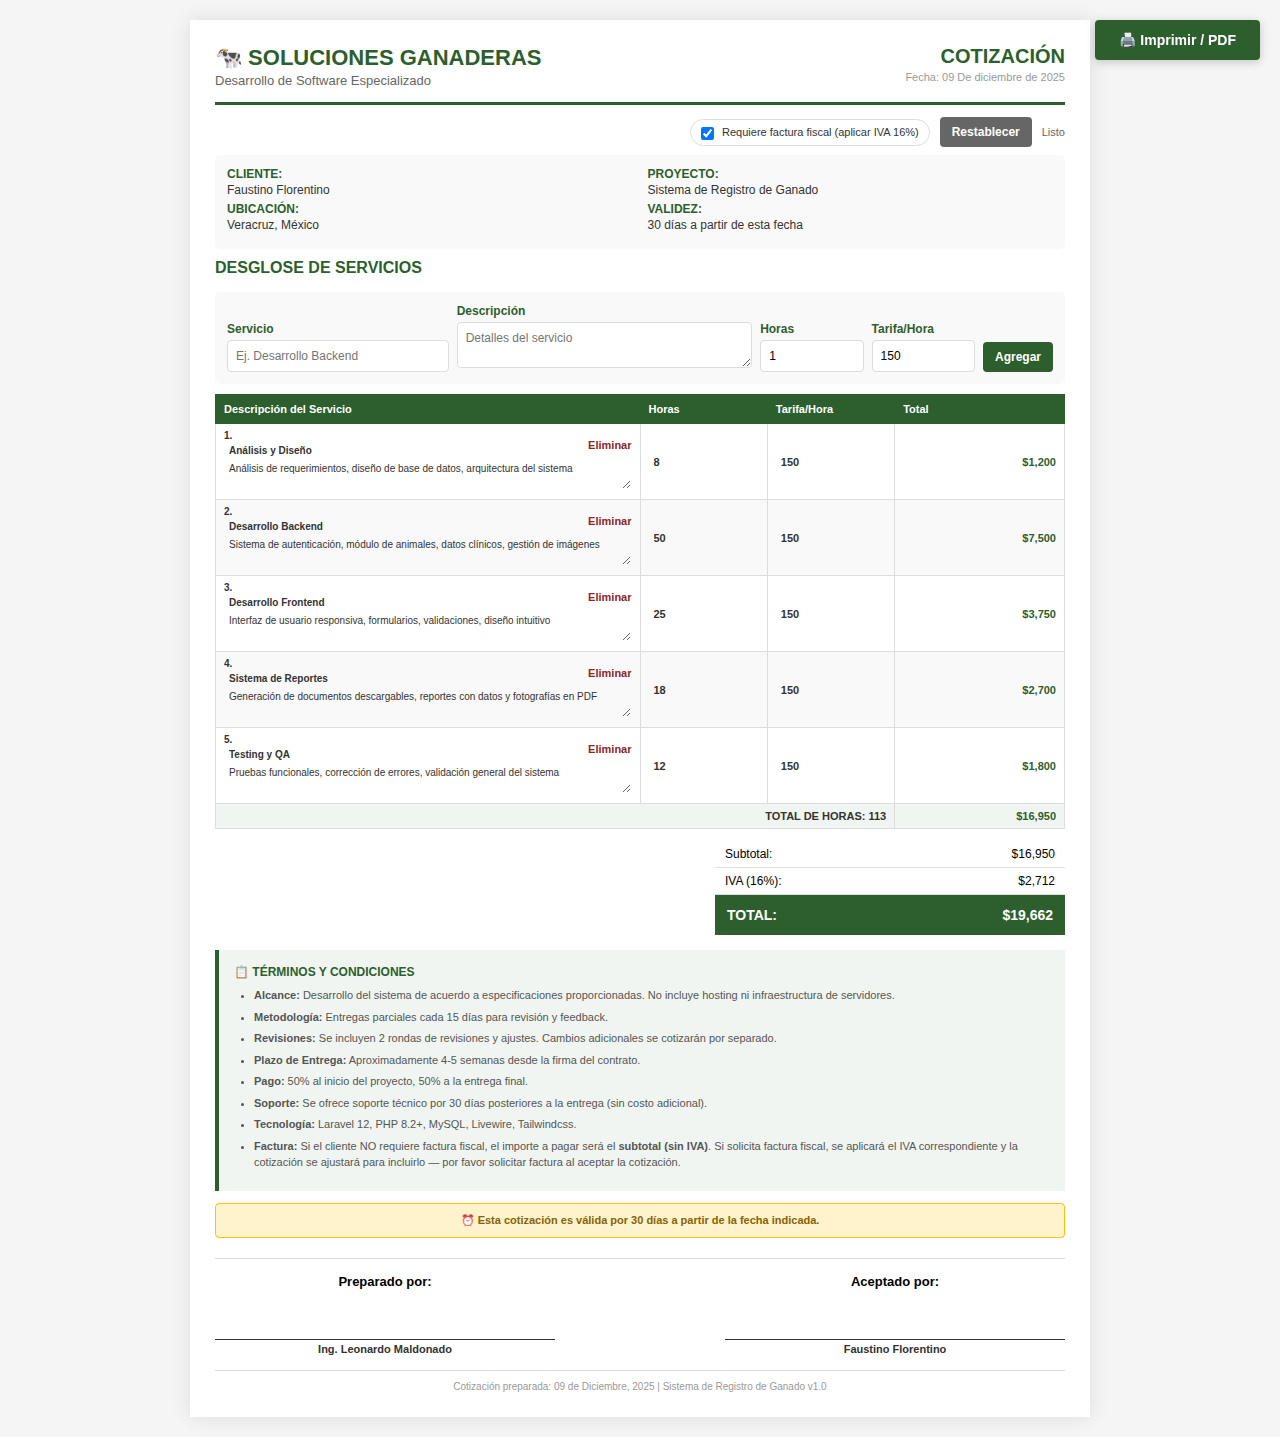
<file: cotizacion.html>
<!DOCTYPE html>
<html lang="es">
<head>
    <meta charset="UTF-8">
    <meta name="viewport" content="width=device-width, initial-scale=1.0">
    <title>Cotización</title>
    <style>
        * {
            margin: 0;
            padding: 0;
            box-sizing: border-box;
        }
        
        body {
            font-family: 'Segoe UI', Tahoma, Geneva, Verdana, sans-serif;
            background-color: #f5f5f5;
            padding: 20px;
        }
        
        .container {
            max-width: 900px;
            margin: 0 auto;
            background-color: white;
            padding: 25px;
            box-shadow: 0 0 20px rgba(0,0,0,0.1);
        }
        
        .header {
            border-bottom: 3px solid #2c5f2d;
            padding-bottom: 12px;
            margin-bottom: 12px;
        }
        
        .logo-section {
            display: flex;
            justify-content: space-between;
            align-items: flex-start;
        }
        
        .company-info h1 {
            color: #2c5f2d;
            font-size: 22px;
            margin-bottom: 2px;
        }
        
        .company-info p {
            color: #666;
            font-size: 13px;
            margin: 2px 0;
        }
        
        .quote-title {
            text-align: right;
            font-size: 20px;
            color: #2c5f2d;
            font-weight: bold;
        }
        
        .quote-number {
            text-align: right;
            color: #999;
            font-size: 11px;
            margin-top: 3px;
        }
        
        .client-info {
            display: grid;
            grid-template-columns: 1fr 1fr;
            gap: 15px;
            margin-bottom: 10px;
            padding: 12px;
            background-color: #f9f9f9;
            border-radius: 5px;
            page-break-inside: avoid;
        }
        
        .client-info div {
            font-size: 12px;
        }
        
        .client-info label {
            font-weight: bold;
            color: #2c5f2d;
            display: block;
            margin-bottom: 2px;
            font-size: 12px;
        }
        
        .client-info p {
            color: #333;
            margin-bottom: 5px;
            font-size: 12px;
        }
        
        table {
            width: 100%;
            border-collapse: collapse;
            margin: 8px 0 12px 0;
            page-break-inside: avoid;
        }
        
        th {
            background-color: #2c5f2d;
            color: white;
            padding: 8px;
            text-align: left;
            font-weight: bold;
            border: 1px solid #2c5f2d;
            font-size: 11px;
        }
        
        td {
            padding: 6px 8px;
            border: 1px solid #ddd;
            color: #333;
            font-size: 11px;
        }
        
        tr:nth-child(even) {
            background-color: #f9f9f9;
        }
        
        .description {
            font-size: 10px;
            line-height: 1.2;
        }
        
        .quantity {
            text-align: center;
            font-weight: bold;
        }
        
        .unit-price {
            text-align: right;
            font-weight: bold;
        }
        
        .total {
            text-align: right;
            font-weight: bold;
            color: #2c5f2d;
        }
        
        .summary {
            display: flex;
            justify-content: flex-end;
            margin-top: 5px;
            page-break-inside: avoid;
        }
        
        .summary-box {
            width: 350px;
        }
        
        .summary-row {
            display: flex;
            justify-content: space-between;
            padding: 6px 10px;
            border-bottom: 1px solid #ddd;
            font-size: 12px;
        }
        
        .summary-row.total-row {
            background-color: #2c5f2d;
            color: white;
            font-weight: bold;
            font-size: 14px;
            border: 2px solid #2c5f2d;
            padding: 10px;
        }
        
        .terms {
            margin-top: 15px;
            padding: 15px;
            background-color: #f0f5f1;
            border-left: 4px solid #2c5f2d;
            font-size: 12px;
            color: #555;
            page-break-inside: avoid;
        }
        
        .terms h3 {
            color: #2c5f2d;
            margin-bottom: 8px;
            font-size: 12px;
        }
        
        .terms ul {
            margin-left: 20px;
            line-height: 1.5;
        }
        
        .terms li {
            margin-bottom: 5px;
            font-size: 11px;
        }
        
        .footer {
            margin-top: 15px;
            text-align: center;
            border-top: 1px solid #ddd;
            padding-top: 10px;
            color: #999;
            font-size: 10px;
        }
        
        .signature-section {
            display: flex;
            justify-content: space-between;
            margin-top: 20px;
            padding-top: 15px;
            border-top: 1px solid #ddd;
            page-break-inside: avoid;
        }
        
        .signature {
            text-align: center;
            width: 40%;
        }
        
        .signature-line {
            border-top: 1px solid #333;
            margin-top: 30px;
            margin-bottom: 3px;
            height: 1px;
        }
        
        .signature-name {
            font-size: 11px;
            font-weight: bold;
            color: #333;
        }
        
        .validity {
            text-align: center;
            margin-top: 12px;
            padding: 10px;
            background-color: #fff3cd;
            border: 1px solid #ffc107;
            border-radius: 4px;
            font-size: 11px;
            color: #856404;
            page-break-inside: avoid;
        }
        
        .print-btn {
            position: fixed;
            top: 20px;
            right: 20px;
            padding: 12px 24px;
            background-color: #2c5f2d;
            color: white;
            border: none;
            border-radius: 4px;
            cursor: pointer;
            font-size: 14px;
            font-weight: bold;
            z-index: 1000;
            box-shadow: 0 2px 10px rgba(0,0,0,0.2);
            transition: background-color 0.3s;
        }
        
        .print-btn:hover {
            background-color: #1f4620;
        }

        .editor-toolbar {
            display: flex;
            gap: 10px;
            align-items: center;
            justify-content: flex-end;
            margin-bottom: 8px;
        }

        .editor-toolbar .mini {
            font-size: 11px;
            color: #666;
        }

        .chip {
            display: inline-flex;
            align-items: center;
            gap: 8px;
            padding: 6px 10px;
            border: 1px solid #ddd;
            border-radius: 999px;
            background-color: #fff;
            font-size: 11px;
            color: #333;
        }

        .chip input[type="checkbox"] {
            transform: translateY(1px);
        }

        .btn-small {
            padding: 8px 12px;
            background-color: #2c5f2d;
            color: white;
            border: none;
            border-radius: 4px;
            cursor: pointer;
            font-size: 12px;
            font-weight: bold;
        }

        .btn-small.secondary {
            background-color: #666;
        }

        .btn-small.danger {
            background-color: #8b2a2a;
        }

        .btn-small:disabled {
            opacity: 0.6;
            cursor: not-allowed;
        }

        .add-service {
            display: grid;
            grid-template-columns: 1.5fr 2fr 0.7fr 0.7fr auto;
            gap: 8px;
            align-items: end;
            padding: 12px;
            background-color: #f9f9f9;
            border-radius: 5px;
            margin: 10px 0;
            page-break-inside: avoid;
        }

        .field label {
            font-weight: bold;
            color: #2c5f2d;
            display: block;
            margin-bottom: 4px;
            font-size: 12px;
        }

        .field input,
        .field textarea {
            width: 100%;
            padding: 8px;
            border: 1px solid #ddd;
            border-radius: 4px;
            font-size: 12px;
            font-family: inherit;
        }

        .field textarea {
            resize: vertical;
            min-height: 36px;
            max-height: 90px;
        }

        .table-input {
            width: 100%;
            border: 1px solid transparent;
            background: transparent;
            font: inherit;
            color: inherit;
            padding: 2px 4px;
            border-radius: 4px;
        }

        .table-input:focus {
            outline: none;
            border-color: #2c5f2d;
            background: #fff;
        }

        .desc-title-row {
            display: flex;
            justify-content: space-between;
            align-items: center;
            gap: 8px;
        }

        .delete-link {
            background: transparent;
            border: none;
            color: #8b2a2a;
            cursor: pointer;
            font-weight: bold;
            font-size: 11px;
        }

        .muted {
            color: #999;
        }
        
        @media print {
            body {
                background-color: white;
                padding: 0;
                margin: 0;
            }
            .container {
                box-shadow: none;
                max-width: 100%;
                margin: 0;
                padding: 10mm 12mm;
            }
            .print-btn {
                display: none;
            }
            .no-print {
                display: none !important;
            }
            .table-input {
                border-color: transparent !important;
                padding: 0 !important;
            }
            .add-service {
                display: none !important;
            }
            table {
                page-break-inside: avoid;
                margin: 5px 0 8px 0;
            }
            .summary {
                page-break-inside: avoid;
            }
            .client-info {
                page-break-inside: avoid;
            }
            h3 {
                margin: 5px 0 8px 0;
                font-size: 13px;
            }
        }
    </style>
</head>
<body>
    <button class="print-btn" onclick="window.print()">🖨️ Imprimir / PDF</button>
    
    <div class="container">
        <div class="header">
            <div class="logo-section">
                <div class="company-info">
                    <h1>🐄 SOLUCIONES GANADERAS</h1>
                    <p>Desarrollo de Software Especializado</p>
                </div>
                <div>
                    <div class="quote-title">COTIZACIÓN</div>
                    <div class="quote-number">Fecha: <span id="quoteDateText">09 de Diciembre, 2025</span></div>
                </div>
            </div>
        </div>

        <div class="editor-toolbar no-print">
            <div class="chip">
                <input id="applyIva" type="checkbox" />
                <label for="applyIva">Requiere factura fiscal (aplicar IVA 16%)</label>
            </div>
            <button id="resetBtn" class="btn-small secondary" type="button">Restablecer</button>
            <span id="saveStatus" class="mini muted">Listo</span>
        </div>
        
        <div class="client-info">
            <div>
                <label>CLIENTE:</label>
                <p>Faustino Florentino</p>
                <label>UBICACIÓN:</label>
                <p>Veracruz, México</p>
            </div>
            <div>
                <label>PROYECTO:</label>
                <p>Sistema de Registro de Ganado</p>
                <label>VALIDEZ:</label>
                <p>30 días a partir de esta fecha</p>
            </div>
        </div>
        
        <h3 style="color: #2c5f2d; margin-bottom: 15px; font-size: 16px;">DESGLOSE DE SERVICIOS</h3>

        <form id="addServiceForm" class="add-service no-print" autocomplete="off">
            <div class="field">
                <label for="newTitle">Servicio</label>
                <input id="newTitle" type="text" placeholder="Ej. Desarrollo Backend" required />
            </div>
            <div class="field">
                <label for="newDesc">Descripción</label>
                <textarea id="newDesc" placeholder="Detalles del servicio" required></textarea>
            </div>
            <div class="field">
                <label for="newHours">Horas</label>
                <input id="newHours" type="number" min="0" step="0.5" value="1" required />
            </div>
            <div class="field">
                <label for="newRate">Tarifa/Hora</label>
                <input id="newRate" type="number" min="0" step="1" value="150" required />
            </div>
            <button class="btn-small" type="submit">Agregar</button>
        </form>
        
        <table>
            <thead>
                <tr>
                    <th style="width: 50%;">Descripción del Servicio</th>
                    <th style="width: 15%;">Horas</th>
                    <th style="width: 15%;">Tarifa/Hora</th>
                    <th style="width: 20%;">Total</th>
                </tr>
            </thead>
            <tbody id="servicesBody"></tbody>
            <tbody>
                <tr style="background-color: #f0f5f1; font-weight: bold;">
                    <td colspan="3" style="text-align: right;">TOTAL DE HORAS: <span id="totalHours">0</span></td>
                    <td class="total"><span id="tableSubtotal">$0</span></td>
                </tr>
            </tbody>
        </table>
        
        <div class="summary">
            <div class="summary-box">
                <div class="summary-row">
                    <span>Subtotal:</span>
                    <span id="summarySubtotal">$0</span>
                </div>
                <div id="ivaRow" class="summary-row">
                    <span>IVA (16%):</span>
                    <span id="summaryIva">$0</span>
                </div>
                <div class="summary-row total-row">
                    <span>TOTAL:</span>
                    <span id="summaryTotal">$0</span>
                </div>
            </div>
        </div>
        
        <div class="terms">
            <h3>📋 TÉRMINOS Y CONDICIONES</h3>
            <ul>
                <li><strong>Alcance:</strong> Desarrollo del sistema de acuerdo a especificaciones proporcionadas. No incluye hosting ni infraestructura de servidores.</li>
                <li><strong>Metodología:</strong> Entregas parciales cada 15 días para revisión y feedback.</li>
                <li><strong>Revisiones:</strong> Se incluyen 2 rondas de revisiones y ajustes. Cambios adicionales se cotizarán por separado.</li>
                <li><strong>Plazo de Entrega:</strong> Aproximadamente 4-5 semanas desde la firma del contrato.</li>
                <li><strong>Pago:</strong> 50% al inicio del proyecto, 50% a la entrega final.</li>
                <li><strong>Soporte:</strong> Se ofrece soporte técnico por 30 días posteriores a la entrega (sin costo adicional).</li>
                <li><strong>Tecnología:</strong> Laravel 12, PHP 8.2+, MySQL, Livewire, Tailwindcss.</li>
                   <!-- si no requiere factura fiscal el costo seria el subtotal -->
                   <li><strong>Factura:</strong> Si el cliente NO requiere factura fiscal, el importe a pagar será el <strong>subtotal (sin IVA)</strong>. Si solicita factura fiscal, se aplicará el IVA correspondiente y la cotización se ajustará para incluirlo — por favor solicitar factura al aceptar la cotización.</li>
            </ul>
        </div>
        
        <div class="validity">
            <strong>⏰ Esta cotización es válida por 30 días a partir de la fecha indicada.</strong><br>
            
        </div>
        
        <div class="signature-section">
            <div class="signature">
                <p style="margin-bottom: 50px; font-size: 13px;"><strong>Preparado por:</strong></p>
                <div class="signature-line"></div>
                <div class="signature-name">Ing. Leonardo Maldonado</div>
            </div>
            <div class="signature">
                <p style="margin-bottom: 50px; font-size: 13px;"><strong>Aceptado por:</strong></p>
                <div class="signature-line"></div>
                <div class="signature-name">Faustino Florentino</div>
            </div>
        </div>
        
        <div class="footer">
            <p>Cotización preparada: 09 de Diciembre, 2025 | Sistema de Registro de Ganado v1.0</p>
        </div>
    </div>

    <script>
        (function () {
            const STORAGE_KEY = 'cotizador:cotizacion:v1';

            const els = {
                quoteDateText: document.getElementById('quoteDateText'),
                servicesBody: document.getElementById('servicesBody'),
                totalHours: document.getElementById('totalHours'),
                tableSubtotal: document.getElementById('tableSubtotal'),
                summarySubtotal: document.getElementById('summarySubtotal'),
                ivaRow: document.getElementById('ivaRow'),
                summaryIva: document.getElementById('summaryIva'),
                summaryTotal: document.getElementById('summaryTotal'),
                applyIva: document.getElementById('applyIva'),
                resetBtn: document.getElementById('resetBtn'),
                saveStatus: document.getElementById('saveStatus'),
                addServiceForm: document.getElementById('addServiceForm'),
                newTitle: document.getElementById('newTitle'),
                newDesc: document.getElementById('newDesc'),
                newHours: document.getElementById('newHours'),
                newRate: document.getElementById('newRate'),
            };

            function pad2(n) {
                return String(n).padStart(2, '0');
            }

            function formatSpanishDate(isoDate) {
                // isoDate: YYYY-MM-DD
                const [y, m, d] = isoDate.split('-').map(Number);
                const dt = new Date(y, (m || 1) - 1, d || 1);
                const txt = dt.toLocaleDateString('es-MX', {
                    day: '2-digit',
                    month: 'long',
                    year: 'numeric',
                });
                // capitaliza el mes cuando aplique
                return txt.replace(/\b([a-záéíóúñ])/i, (c) => c.toUpperCase());
            }

            function todayIso() {
                const d = new Date();
                return `${d.getFullYear()}-${pad2(d.getMonth() + 1)}-${pad2(d.getDate())}`;
            }

            function toNumber(value) {
                const n = Number(value);
                return Number.isFinite(n) ? n : 0;
            }

            function money(amount) {
                const n = toNumber(amount);
                const rounded = Math.round(n);
                return '$' + rounded.toLocaleString('es-MX');
            }

            function uid() {
                return `${Date.now().toString(36)}-${Math.random().toString(36).slice(2, 8)}`;
            }

            function defaultState() {
                return {
                    meta: {
                        quoteDateIso: '2025-12-09',
                        ivaRate: 0.16,
                        applyIva: true,
                    },
                    items: [
                        {
                            id: uid(),
                            title: 'Análisis y Diseño',
                            description: 'Análisis de requerimientos, diseño de base de datos, arquitectura del sistema',
                            hours: 8,
                            rate: 150,
                        },
                        {
                            id: uid(),
                            title: 'Desarrollo Backend',
                            description: 'Sistema de autenticación, módulo de animales, datos clínicos, gestión de imágenes',
                            hours: 50,
                            rate: 150,
                        },
                        {
                            id: uid(),
                            title: 'Desarrollo Frontend',
                            description: 'Interfaz de usuario responsiva, formularios, validaciones, diseño intuitivo',
                            hours: 25,
                            rate: 150,
                        },
                        {
                            id: uid(),
                            title: 'Sistema de Reportes',
                            description: 'Generación de documentos descargables, reportes con datos y fotografías en PDF',
                            hours: 18,
                            rate: 150,
                        },
                        {
                            id: uid(),
                            title: 'Testing y QA',
                            description: 'Pruebas funcionales, corrección de errores, validación general del sistema',
                            hours: 12,
                            rate: 150,
                        },
                    ],
                };
            }

            function loadState() {
                try {
                    const raw = localStorage.getItem(STORAGE_KEY);
                    if (!raw) return defaultState();
                    const parsed = JSON.parse(raw);
                    if (!parsed || !Array.isArray(parsed.items) || !parsed.meta) return defaultState();
                    return parsed;
                } catch (_) {
                    return defaultState();
                }
            }

            let saveTimer = null;
            function setSaveStatus(text) {
                if (!els.saveStatus) return;
                els.saveStatus.textContent = text;
            }

            function scheduleSave() {
                setSaveStatus('Guardando…');
                if (saveTimer) window.clearTimeout(saveTimer);
                saveTimer = window.setTimeout(() => {
                    try {
                        localStorage.setItem(STORAGE_KEY, JSON.stringify(state));
                        setSaveStatus('Guardado');
                    } catch (e) {
                        setSaveStatus('No se pudo guardar');
                    }
                }, 250);
            }

            function compute() {
                const totalHours = state.items.reduce((acc, it) => acc + toNumber(it.hours), 0);
                const subtotal = state.items.reduce((acc, it) => acc + (toNumber(it.hours) * toNumber(it.rate)), 0);
                const iva = state.meta.applyIva ? subtotal * toNumber(state.meta.ivaRate) : 0;
                const total = subtotal + iva;
                return { totalHours, subtotal, iva, total };
            }

            function render() {
                // fecha
                els.quoteDateText.textContent = formatSpanishDate(state.meta.quoteDateIso || todayIso());

                // toggle IVA
                els.applyIva.checked = !!state.meta.applyIva;

                // filas
                els.servicesBody.innerHTML = '';

                state.items.forEach((item, index) => {
                    const tr = document.createElement('tr');

                    const lineTotal = toNumber(item.hours) * toNumber(item.rate);

                    tr.innerHTML = `
                        <td class="description">
                            <div class="desc-title-row">
                                <strong>${index + 1}. <input class="table-input" data-id="${item.id}" data-field="title" type="text" value="${escapeHtml(item.title)}" /></strong>
                                <button class="delete-link no-print" type="button" data-action="delete" data-id="${item.id}">Eliminar</button>
                            </div>
                            <div>
                                <textarea class="table-input" data-id="${item.id}" data-field="description" rows="2">${escapeHtml(item.description)}</textarea>
                            </div>
                        </td>
                        <td class="quantity"><input class="table-input" data-id="${item.id}" data-field="hours" type="number" min="0" step="0.5" value="${toNumber(item.hours)}" /></td>
                        <td class="unit-price"><input class="table-input" data-id="${item.id}" data-field="rate" type="number" min="0" step="1" value="${toNumber(item.rate)}" /></td>
                        <td class="total">${money(lineTotal)}</td>
                    `;

                    els.servicesBody.appendChild(tr);
                });

                // totales
                const { totalHours, subtotal, iva, total } = compute();
                els.totalHours.textContent = String(Math.round(totalHours * 10) / 10);
                els.tableSubtotal.textContent = money(subtotal);
                els.summarySubtotal.textContent = money(subtotal);

                if (state.meta.applyIva) {
                    els.ivaRow.style.display = 'flex';
                    els.summaryIva.textContent = money(iva);
                } else {
                    els.ivaRow.style.display = 'none';
                }

                els.summaryTotal.textContent = money(total);
            }

            function escapeHtml(str) {
                return String(str ?? '')
                    .replaceAll('&', '&amp;')
                    .replaceAll('<', '&lt;')
                    .replaceAll('>', '&gt;')
                    .replaceAll('"', '&quot;')
                    .replaceAll("'", '&#39;');
            }

            function updateItem(id, field, value) {
                const idx = state.items.findIndex((x) => x.id === id);
                if (idx === -1) return;

                if (field === 'hours' || field === 'rate') {
                    state.items[idx][field] = Math.max(0, toNumber(value));
                } else {
                    state.items[idx][field] = String(value ?? '');
                }

                scheduleSave();
                render();
            }

            function deleteItem(id) {
                state.items = state.items.filter((x) => x.id !== id);
                scheduleSave();
                render();
            }

            function addItem({ title, description, hours, rate }) {
                state.items.push({
                    id: uid(),
                    title: String(title ?? '').trim(),
                    description: String(description ?? '').trim(),
                    hours: Math.max(0, toNumber(hours)),
                    rate: Math.max(0, toNumber(rate)),
                });
                scheduleSave();
                render();
            }

            // Estado global en este IIFE
            let state = loadState();
            // si abres por primera vez en 2026, por defecto usa hoy
            if (!state.meta.quoteDateIso) state.meta.quoteDateIso = todayIso();

            // Eventos
            document.addEventListener('input', (e) => {
                const t = e.target;
                if (!(t instanceof HTMLElement)) return;

                const id = t.getAttribute('data-id');
                const field = t.getAttribute('data-field');
                if (id && field) {
                    updateItem(id, field, t.value);
                }
            });

            document.addEventListener('click', (e) => {
                const t = e.target;
                if (!(t instanceof HTMLElement)) return;

                const action = t.getAttribute('data-action');
                if (action === 'delete') {
                    const id = t.getAttribute('data-id');
                    if (!id) return;
                    const ok = window.confirm('¿Eliminar este servicio?');
                    if (ok) deleteItem(id);
                }
            });

            els.applyIva.addEventListener('change', () => {
                state.meta.applyIva = els.applyIva.checked;
                scheduleSave();
                render();
            });

            els.resetBtn.addEventListener('click', () => {
                const ok = window.confirm('Esto borrará lo guardado en este navegador. ¿Continuar?');
                if (!ok) return;
                try {
                    localStorage.removeItem(STORAGE_KEY);
                } catch (_) {}
                state = defaultState();
                scheduleSave();
                render();
            });

            els.addServiceForm.addEventListener('submit', (e) => {
                e.preventDefault();

                addItem({
                    title: els.newTitle.value,
                    description: els.newDesc.value,
                    hours: els.newHours.value,
                    rate: els.newRate.value,
                });

                els.newTitle.value = '';
                els.newDesc.value = '';
                els.newHours.value = '1';
                // mantén la tarifa como referencia
                els.newTitle.focus();
            });

            // Render inicial
            render();
            setSaveStatus('Listo');
        })();
    </script>
</body>
</html>
</file>
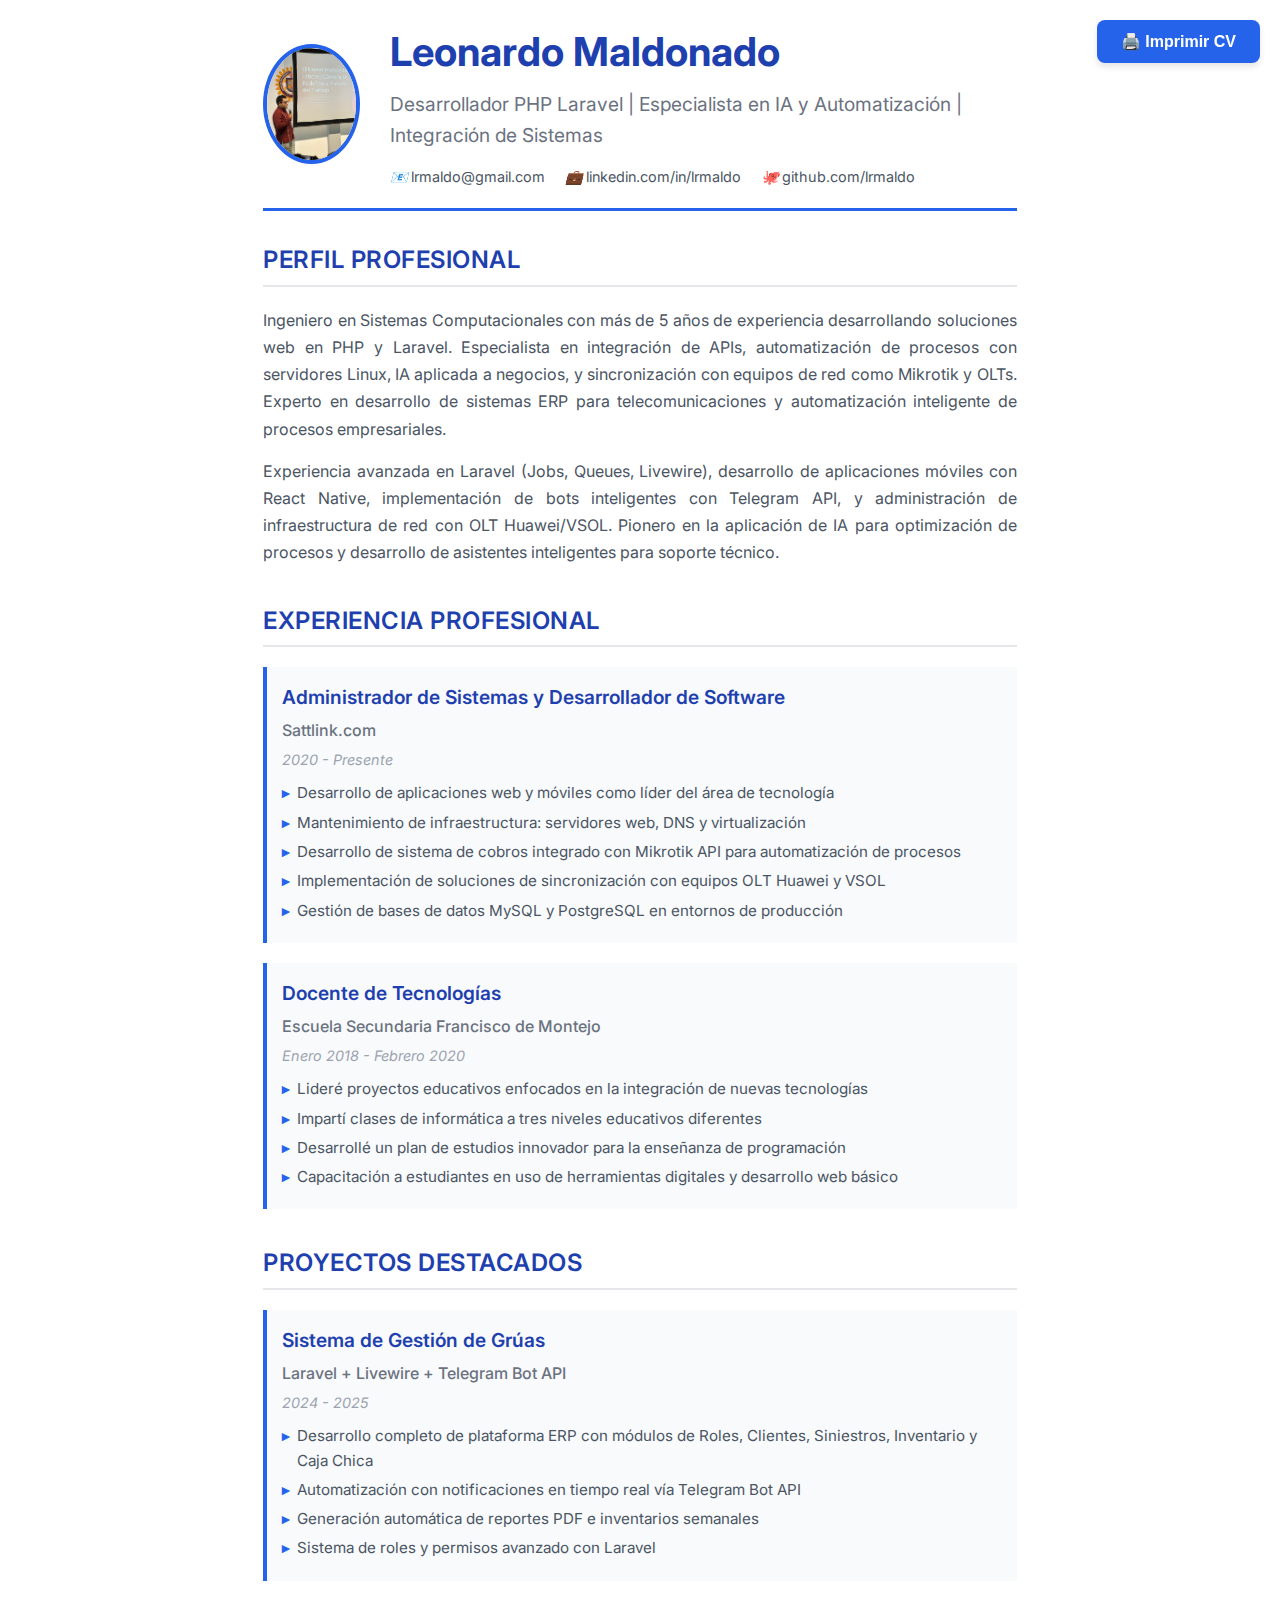
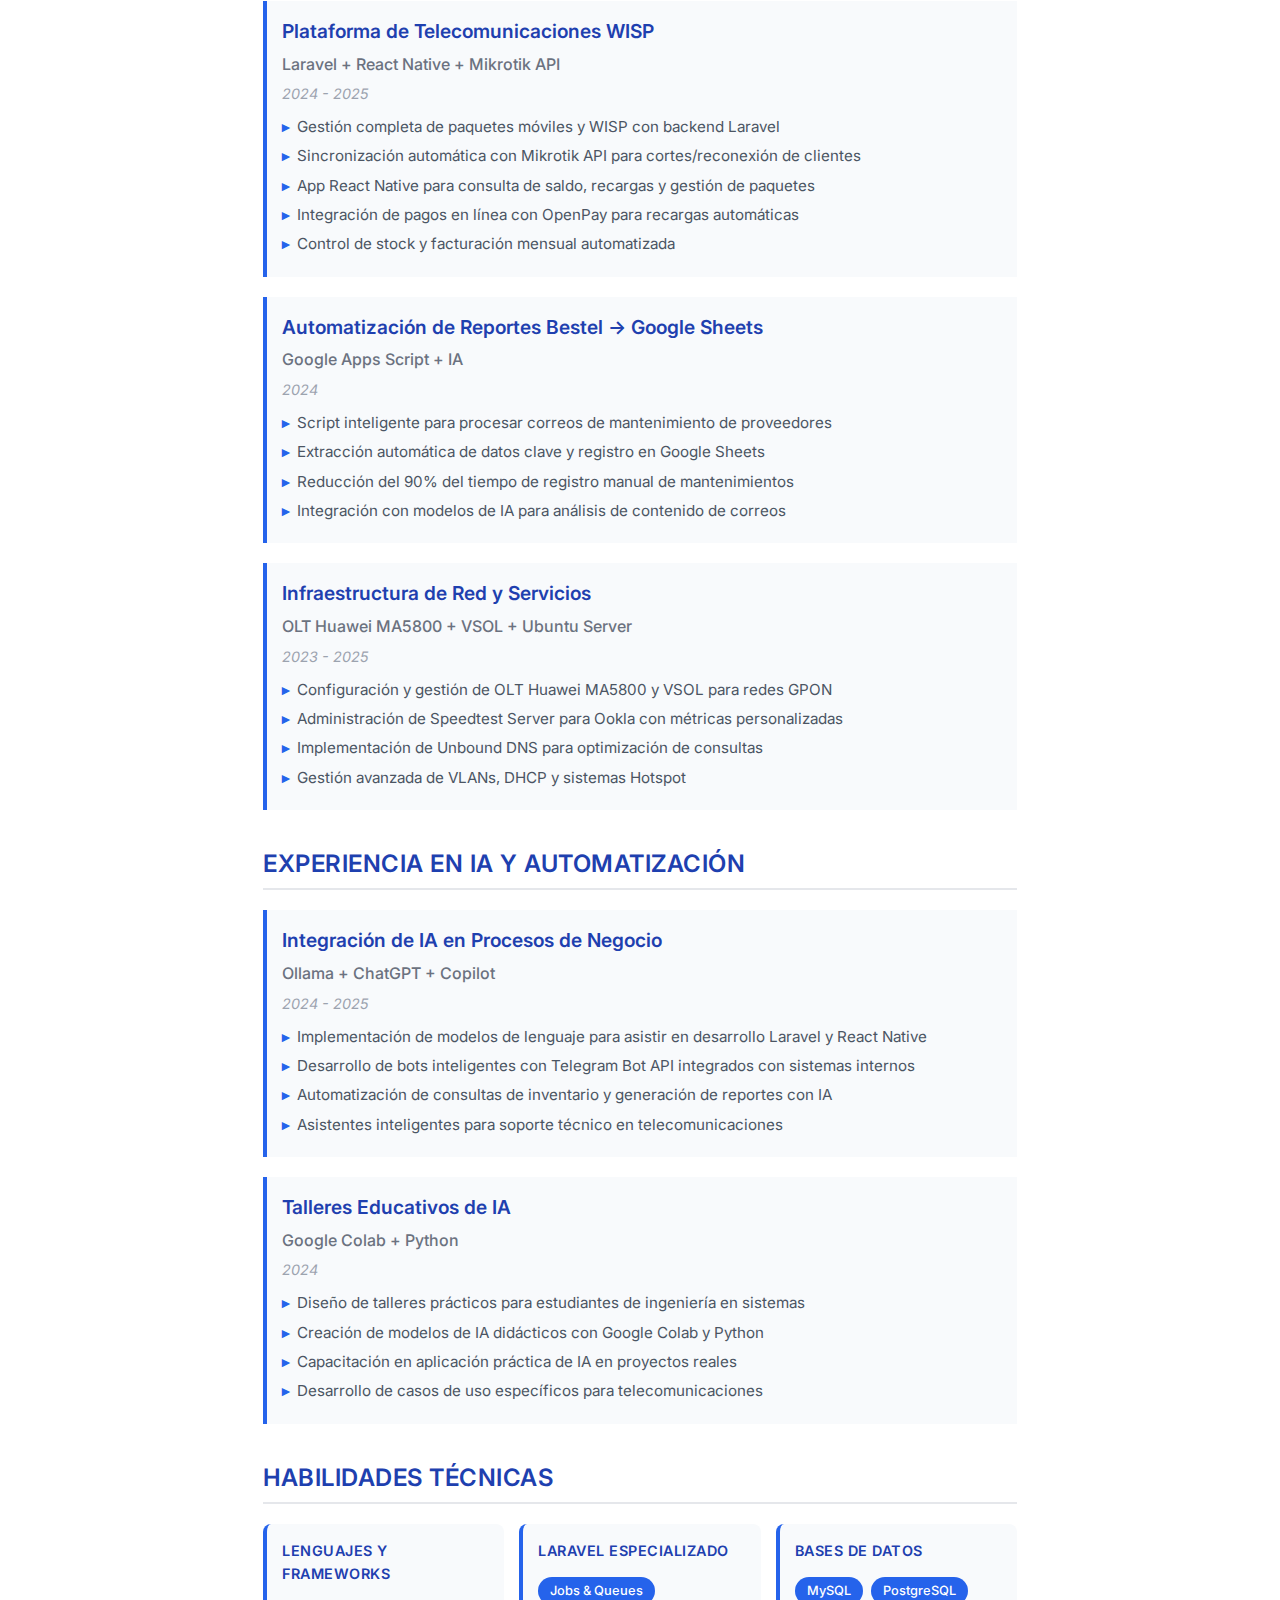
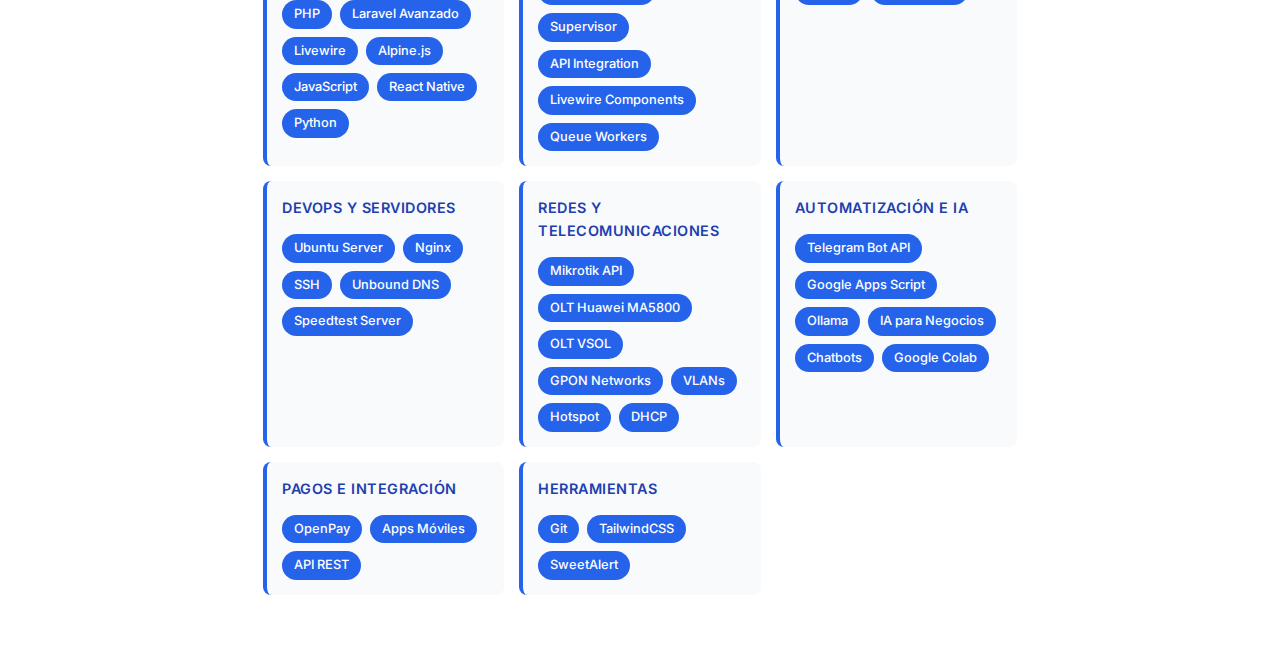
<file: cv-imprimible.html>
<!DOCTYPE html>
<html lang="es">
<head>
    <meta charset="UTF-8">
    <meta name="viewport" content="width=device-width, initial-scale=1.0">
    <title>Leonardo Maldonado - CV</title>
    <style>
        @import url('https://fonts.googleapis.com/css2?family=Inter:wght@300;400;600;700&display=swap');
        
        * {
            margin: 0;
            padding: 0;
            box-sizing: border-box;
        }
        
        body {
            font-family: 'Inter', sans-serif;
            line-height: 1.6;
            color: #333;
            background: white;
        }
        
        @media print {
            body {
                margin: 0;
                padding: 0;
            }
            .container {
                max-width: none;
                margin: 0;
                padding: 20mm;
            }
            .no-print {
                display: none;
            }
        }
        
        .container {
            max-width: 210mm;
            margin: 0 auto;
            padding: 20px;
            background: white;
            min-height: 297mm;
        }
        
        .header {
            display: flex;
            align-items: center;
            margin-bottom: 30px;
            padding-bottom: 20px;
            border-bottom: 3px solid #2563eb;
        }
        
        .profile-image {
            width: 120px;
            height: 120px;
            border-radius: 50%;
            object-fit: cover;
            margin-right: 30px;
            border: 4px solid #2563eb;
        }
        
        .header-info h1 {
            font-size: 2.5em;
            font-weight: 700;
            color: #1e40af;
            margin-bottom: 5px;
        }
        
        .header-info .subtitle {
            font-size: 1.2em;
            color: #6b7280;
            margin-bottom: 15px;
            font-weight: 400;
        }
        
        .contact-info {
            display: flex;
            gap: 20px;
            flex-wrap: wrap;
        }
        
        .contact-item {
            display: flex;
            align-items: center;
            gap: 5px;
            font-size: 0.9em;
            color: #4b5563;
        }
        
        .contact-item i {
            width: 16px;
            text-align: center;
            color: #2563eb;
        }
        
        .section {
            margin-bottom: 35px;
        }
        
        .section-title {
            font-size: 1.5em;
            font-weight: 600;
            color: #1e40af;
            margin-bottom: 20px;
            padding-bottom: 5px;
            border-bottom: 2px solid #e5e7eb;
            text-transform: uppercase;
            letter-spacing: 0.5px;
        }
        
        .about-text {
            font-size: 1em;
            line-height: 1.7;
            color: #4b5563;
            text-align: justify;
            margin-bottom: 15px;
        }
        
        .experience-item {
            margin-bottom: 20px;
            padding: 15px;
            border-left: 4px solid #2563eb;
            background: #f8fafc;
            page-break-inside: avoid;
        }
        
        .job-title {
            font-size: 1.2em;
            font-weight: 600;
            color: #1e40af;
            margin-bottom: 5px;
        }
        
        .company {
            font-size: 1em;
            color: #6b7280;
            margin-bottom: 5px;
            font-weight: 500;
        }
        
        .period {
            font-size: 0.9em;
            color: #9ca3af;
            margin-bottom: 10px;
            font-style: italic;
        }
        
        .job-description {
            font-size: 0.95em;
            color: #4b5563;
            line-height: 1.6;
        }
        
        .job-description ul {
            list-style: none;
            padding-left: 0;
        }
        
        .job-description li {
            margin-bottom: 5px;
            padding-left: 15px;
            position: relative;
        }
        
        .job-description li::before {
            content: "▸";
            color: #2563eb;
            position: absolute;
            left: 0;
            font-weight: bold;
        }
        
        .skills-grid {
            display: grid;
            grid-template-columns: repeat(auto-fit, minmax(180px, 1fr));
            gap: 15px;
            margin-bottom: 20px;
        }
        
        .skill-category {
            background: #f8fafc;
            padding: 15px;
            border-radius: 8px;
            border-left: 4px solid #2563eb;
        }
        
        .skill-category h3 {
            font-size: 1.1em;
            font-weight: 600;
            color: #1e40af;
            margin-bottom: 15px;
            text-transform: uppercase;
            font-size: 0.9em;
            letter-spacing: 0.5px;
        }
        
        .skill-list {
            display: flex;
            flex-wrap: wrap;
            gap: 8px;
        }
        
        .skill-tag {
            background: #2563eb;
            color: white;
            padding: 4px 12px;
            border-radius: 20px;
            font-size: 0.8em;
            font-weight: 500;
        }
        
        .print-btn {
            position: fixed;
            top: 20px;
            right: 20px;
            background: #2563eb;
            color: white;
            padding: 12px 24px;
            border: none;
            border-radius: 8px;
            cursor: pointer;
            font-size: 1em;
            font-weight: 600;
            box-shadow: 0 4px 6px rgba(0, 0, 0, 0.1);
            transition: background 0.3s;
        }
        
        .print-btn:hover {
            background: #1d4ed8;
        }
        
        @media print {
            .print-btn {
                display: none;
            }
        }
    </style>
</head>
<body>
    <button class="print-btn no-print" onclick="window.print()">
        🖨️ Imprimir CV
    </button>
    
    <div class="container">
        <header class="header">
            <img src="img/leo.jpeg" alt="Leonardo Maldonado" class="profile-image">
            <div class="header-info">
                <h1>Leonardo Maldonado</h1>
                <p class="subtitle">Desarrollador PHP Laravel | Especialista en IA y Automatización | Integración de Sistemas</p>
                <div class="contact-info">
                    <div class="contact-item">
                        <i>📧</i>
                        <span>lrmaldo@gmail.com</span>
                    </div>
                    <div class="contact-item">
                        <i>💼</i>
                        <span>linkedin.com/in/lrmaldo</span>
                    </div>
                    <div class="contact-item">
                        <i>🐙</i>
                        <span>github.com/lrmaldo</span>
                    </div>
                </div>
            </div>
        </header>

        <section class="section">
            <h2 class="section-title">Perfil Profesional</h2>
            <p class="about-text">
                Ingeniero en Sistemas Computacionales con más de 5 años de experiencia desarrollando soluciones web en PHP y Laravel. Especialista en integración de APIs, automatización de procesos con servidores Linux, IA aplicada a negocios, y sincronización con equipos de red como Mikrotik y OLTs. Experto en desarrollo de sistemas ERP para telecomunicaciones y automatización inteligente de procesos empresariales.
            </p>
            <p class="about-text">
                Experiencia avanzada en Laravel (Jobs, Queues, Livewire), desarrollo de aplicaciones móviles con React Native, implementación de bots inteligentes con Telegram API, y administración de infraestructura de red con OLT Huawei/VSOL. Pionero en la aplicación de IA para optimización de procesos y desarrollo de asistentes inteligentes para soporte técnico.
            </p>
        </section>

        <section class="section">
            <h2 class="section-title">Experiencia Profesional</h2>
            
            <div class="experience-item">
                <h3 class="job-title">Administrador de Sistemas y Desarrollador de Software</h3>
                <p class="company">Sattlink.com</p>
                <p class="period">2020 - Presente</p>
                <div class="job-description">
                    <ul>
                        <li>Desarrollo de aplicaciones web y móviles como líder del área de tecnología</li>
                        <li>Mantenimiento de infraestructura: servidores web, DNS y virtualización</li>
                        <li>Desarrollo de sistema de cobros integrado con Mikrotik API para automatización de procesos</li>
                        <li>Implementación de soluciones de sincronización con equipos OLT Huawei y VSOL</li>
                        <li>Gestión de bases de datos MySQL y PostgreSQL en entornos de producción</li>
                    </ul>
                </div>
            </div>

            <div class="experience-item">
                <h3 class="job-title">Docente de Tecnologías</h3>
                <p class="company">Escuela Secundaria Francisco de Montejo</p>
                <p class="period">Enero 2018 - Febrero 2020</p>
                <div class="job-description">
                    <ul>
                        <li>Lideré proyectos educativos enfocados en la integración de nuevas tecnologías</li>
                        <li>Impartí clases de informática a tres niveles educativos diferentes</li>
                        <li>Desarrollé un plan de estudios innovador para la enseñanza de programación</li>
                        <li>Capacitación a estudiantes en uso de herramientas digitales y desarrollo web básico</li>
                    </ul>
                </div>
            </div>
        </section>

        <section class="section">
            <h2 class="section-title">Proyectos Destacados</h2>
            
            <div class="experience-item">
                <h3 class="job-title">Sistema de Gestión de Grúas</h3>
                <p class="company">Laravel + Livewire + Telegram Bot API</p>
                <p class="period">2024 - 2025</p>
                <div class="job-description">
                    <ul>
                        <li>Desarrollo completo de plataforma ERP con módulos de Roles, Clientes, Siniestros, Inventario y Caja Chica</li>
                        <li>Automatización con notificaciones en tiempo real vía Telegram Bot API</li>
                        <li>Generación automática de reportes PDF e inventarios semanales</li>
                        <li>Sistema de roles y permisos avanzado con Laravel</li>
                    </ul>
                </div>
            </div>

            <div class="experience-item">
                <h3 class="job-title">Plataforma de Telecomunicaciones WISP</h3>
                <p class="company">Laravel + React Native + Mikrotik API</p>
                <p class="period">2024 - 2025</p>
                <div class="job-description">
                    <ul>
                        <li>Gestión completa de paquetes móviles y WISP con backend Laravel</li>
                        <li>Sincronización automática con Mikrotik API para cortes/reconexión de clientes</li>
                        <li>App React Native para consulta de saldo, recargas y gestión de paquetes</li>
                        <li>Integración de pagos en línea con OpenPay para recargas automáticas</li>
                        <li>Control de stock y facturación mensual automatizada</li>
                    </ul>
                </div>
            </div>

            <div class="experience-item">
                <h3 class="job-title">Automatización de Reportes Bestel → Google Sheets</h3>
                <p class="company">Google Apps Script + IA</p>
                <p class="period">2024</p>
                <div class="job-description">
                    <ul>
                        <li>Script inteligente para procesar correos de mantenimiento de proveedores</li>
                        <li>Extracción automática de datos clave y registro en Google Sheets</li>
                        <li>Reducción del 90% del tiempo de registro manual de mantenimientos</li>
                        <li>Integración con modelos de IA para análisis de contenido de correos</li>
                    </ul>
                </div>
            </div>

            <div class="experience-item">
                <h3 class="job-title">Infraestructura de Red y Servicios</h3>
                <p class="company">OLT Huawei MA5800 + VSOL + Ubuntu Server</p>
                <p class="period">2023 - 2025</p>
                <div class="job-description">
                    <ul>
                        <li>Configuración y gestión de OLT Huawei MA5800 y VSOL para redes GPON</li>
                        <li>Administración de Speedtest Server para Ookla con métricas personalizadas</li>
                        <li>Implementación de Unbound DNS para optimización de consultas</li>
                        <li>Gestión avanzada de VLANs, DHCP y sistemas Hotspot</li>
                    </ul>
                </div>
            </div>
        </section>

        <section class="section">
            <h2 class="section-title">Experiencia en IA y Automatización</h2>
            
            <div class="experience-item">
                <h3 class="job-title">Integración de IA en Procesos de Negocio</h3>
                <p class="company">Ollama + ChatGPT + Copilot</p>
                <p class="period">2024 - 2025</p>
                <div class="job-description">
                    <ul>
                        <li>Implementación de modelos de lenguaje para asistir en desarrollo Laravel y React Native</li>
                        <li>Desarrollo de bots inteligentes con Telegram Bot API integrados con sistemas internos</li>
                        <li>Automatización de consultas de inventario y generación de reportes con IA</li>
                        <li>Asistentes inteligentes para soporte técnico en telecomunicaciones</li>
                    </ul>
                </div>
            </div>

            <div class="experience-item">
                <h3 class="job-title">Talleres Educativos de IA</h3>
                <p class="company">Google Colab + Python</p>
                <p class="period">2024</p>
                <div class="job-description">
                    <ul>
                        <li>Diseño de talleres prácticos para estudiantes de ingeniería en sistemas</li>
                        <li>Creación de modelos de IA didácticos con Google Colab y Python</li>
                        <li>Capacitación en aplicación práctica de IA en proyectos reales</li>
                        <li>Desarrollo de casos de uso específicos para telecomunicaciones</li>
                    </ul>
                </div>
            </div>
        </section>

        <section class="section">
            <h2 class="section-title">Habilidades Técnicas</h2>
            
            <div class="skills-grid">
                <div class="skill-category">
                    <h3>Lenguajes y Frameworks</h3>
                    <div class="skill-list">
                        <span class="skill-tag">PHP</span>
                        <span class="skill-tag">Laravel Avanzado</span>
                        <span class="skill-tag">Livewire</span>
                        <span class="skill-tag">Alpine.js</span>
                        <span class="skill-tag">JavaScript</span>
                        <span class="skill-tag">React Native</span>
                        <span class="skill-tag">Python</span>
                    </div>
                </div>

                <div class="skill-category">
                    <h3>Laravel Especializado</h3>
                    <div class="skill-list">
                        <span class="skill-tag">Jobs & Queues</span>
                        <span class="skill-tag">Supervisor</span>
                        <span class="skill-tag">API Integration</span>
                        <span class="skill-tag">Livewire Components</span>
                        <span class="skill-tag">Queue Workers</span>
                    </div>
                </div>

                <div class="skill-category">
                    <h3>Bases de Datos</h3>
                    <div class="skill-list">
                        <span class="skill-tag">MySQL</span>
                        <span class="skill-tag">PostgreSQL</span>
                    </div>
                </div>

                <div class="skill-category">
                    <h3>DevOps y Servidores</h3>
                    <div class="skill-list">
                        <span class="skill-tag">Ubuntu Server</span>
                        <span class="skill-tag">Nginx</span>
                        <span class="skill-tag">SSH</span>
                        <span class="skill-tag">Unbound DNS</span>
                        <span class="skill-tag">Speedtest Server</span>
                    </div>
                </div>

                <div class="skill-category">
                    <h3>Redes y Telecomunicaciones</h3>
                    <div class="skill-list">
                        <span class="skill-tag">Mikrotik API</span>
                        <span class="skill-tag">OLT Huawei MA5800</span>
                        <span class="skill-tag">OLT VSOL</span>
                        <span class="skill-tag">GPON Networks</span>
                        <span class="skill-tag">VLANs</span>
                        <span class="skill-tag">Hotspot</span>
                        <span class="skill-tag">DHCP</span>
                    </div>
                </div>

                <div class="skill-category">
                    <h3>Automatización e IA</h3>
                    <div class="skill-list">
                        <span class="skill-tag">Telegram Bot API</span>
                        <span class="skill-tag">Google Apps Script</span>
                        <span class="skill-tag">Ollama</span>
                        <span class="skill-tag">IA para Negocios</span>
                        <span class="skill-tag">Chatbots</span>
                        <span class="skill-tag">Google Colab</span>
                    </div>
                </div>

                <div class="skill-category">
                    <h3>Pagos e Integración</h3>
                    <div class="skill-list">
                        <span class="skill-tag">OpenPay</span>
                        <span class="skill-tag">Apps Móviles</span>
                        <span class="skill-tag">API REST</span>
                    </div>
                </div>

                <div class="skill-category">
                    <h3>Herramientas</h3>
                    <div class="skill-list">
                        <span class="skill-tag">Git</span>
                        <span class="skill-tag">TailwindCSS</span>
                        <span class="skill-tag">SweetAlert</span>
                    </div>
                </div>
            </div>
        </section>
    </div>

    <script>
        // Función para imprimir
        function printCV() {
            window.print();
        }
        
        // Auto-ajustar el tamaño de la imagen si no carga
        document.addEventListener('DOMContentLoaded', function() {
            const profileImg = document.querySelector('.profile-image');
            profileImg.onerror = function() {
                this.style.display = 'none';
                document.querySelector('.header').style.paddingLeft = '0';
            };
        });
    </script>
</body>
</html>
</file>
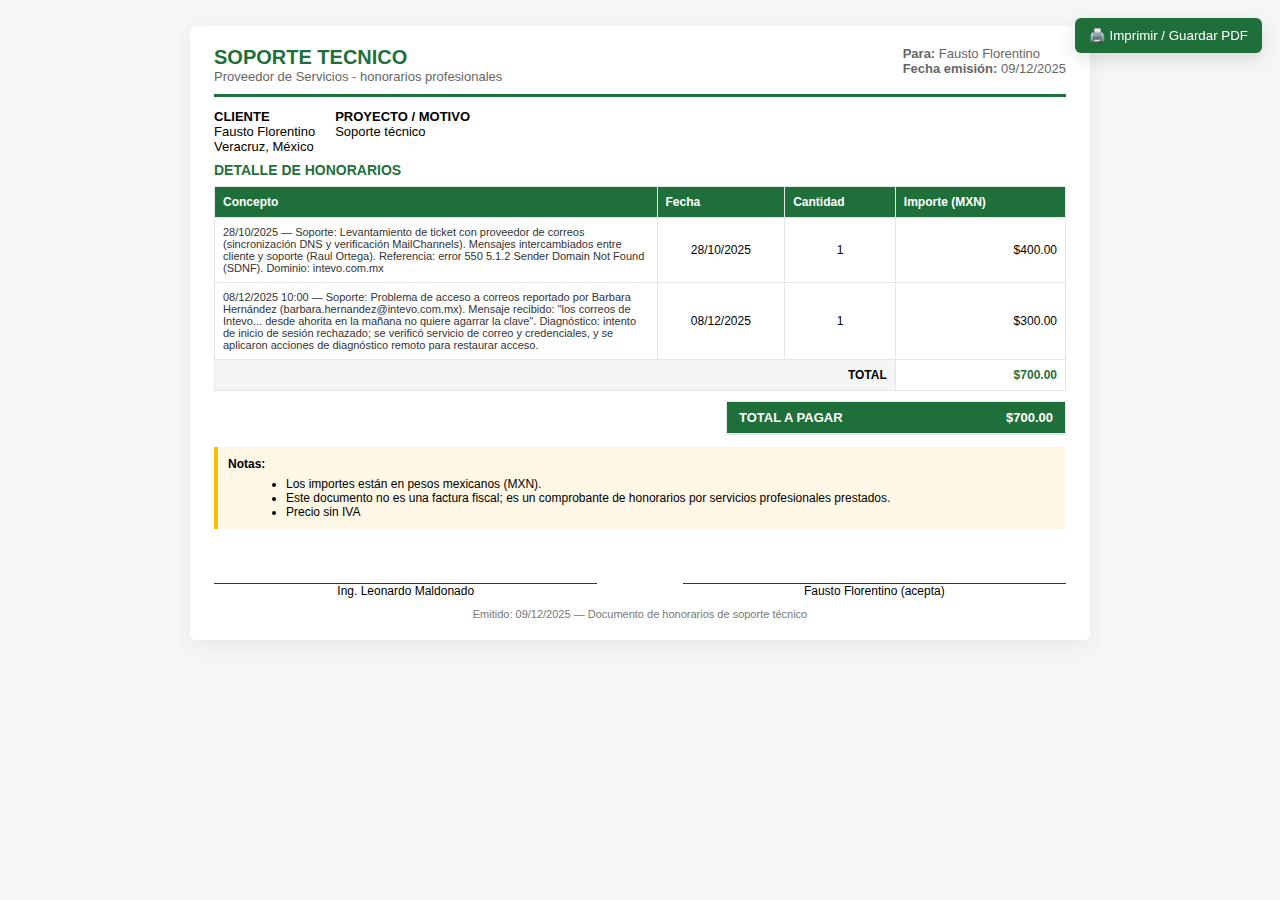
<file: honorarios.html>
<!DOCTYPE html>
<html lang="es">
<head>
  <meta charset="utf-8" />
  <meta name="viewport" content="width=device-width,initial-scale=1" />
  <title>Honorarios - Fausto Florentino</title>
  <style>
    :root{--accent:#1f6f3b;--muted:#666;--bg:#fff}
    *{box-sizing:border-box}
    body{font-family:Segoe UI, Tahoma, Geneva, Verdana, sans-serif;background:#f4f6f8;padding:18px}
    .sheet{max-width:900px;margin:0 auto;background:var(--bg);padding:20px 24px;border-radius:6px;box-shadow:0 6px 20px rgba(0,0,0,.06)}
    header{display:flex;justify-content:space-between;align-items:flex-start;border-bottom:3px solid var(--accent);padding-bottom:10px;margin-bottom:12px}
    h1{color:var(--accent);font-size:20px;margin:0}
    .meta{color:var(--muted);font-size:13px}
    .client{display:flex;gap:20px;margin:10px 0 8px 0}
    .client div{font-size:13px}
    .items{width:100%;border-collapse:collapse;margin-top:8px}
    .items th,.items td{border:1px solid #e3e6e8;padding:8px;font-size:12px}
    .items th{background:var(--accent);color:#fff;text-align:left;font-size:12px}
    .items td.description{font-size:11px;color:#333}
    .right{text-align:right}
    .center{text-align:center}
    .totals{display:flex;justify-content:flex-end;margin-top:10px}
    .totals .box{width:340px;border:1px solid #e3e6e8}
    .totals .row{display:flex;justify-content:space-between;padding:8px 12px;border-bottom:1px solid #eee;font-size:13px}
    .totals .row.total{background:var(--accent);color:#fff;font-weight:700}
    .notes{margin-top:12px;padding:10px;background:#fff7e6;border-left:4px solid #ffbf00;font-size:12px}
    .sign{display:flex;justify-content:space-between;margin-top:18px;gap:20px}
    .signature{width:45%;text-align:center;font-size:12px}
    .signature .line{border-top:1px solid #333;margin-top:36px}
    .printBtn{position:fixed;right:18px;top:18px;background:var(--accent);color:#fff;border:none;padding:10px 14px;border-radius:6px;cursor:pointer;box-shadow:0 6px 18px rgba(0,0,0,.12)}
    @media print{body{background:#fff;padding:0} .printBtn{display:none} .sheet{box-shadow:none;margin:0;border-radius:0;padding:12mm}}
  </style>
</head>
<body>
  <button class="printBtn" onclick="window.print()">🖨️ Imprimir / Guardar PDF</button>

  <div class="sheet">
    <header>
      <div>
        <h1>SOPORTE TECNICO</h1>
        <div class="meta">Proveedor de Servicios - honorarios profesionales</div>
      </div>
      <div class="meta">
        <div><strong>Para:</strong> Fausto Florentino</div>
        <div><strong>Fecha emisión:</strong> 09/12/2025</div>
      </div>
    </header>

    <section class="client">
      <div>
        <div style="font-weight:700">CLIENTE</div>
        <div>Fausto Florentino</div>
        <div>Veracruz, México</div>
      </div>
      <div>
        <div style="font-weight:700">PROYECTO / MOTIVO</div>
        <div>Soporte técnico</div>
      </div>
    </section>

    <h3 style="color:var(--accent);margin:8px 0 4px 0;font-size:14px">DETALLE DE HONORARIOS</h3>

    <table class="items" role="table">
      <thead>
        <tr>
          <th style="width:52%">Concepto</th>
          <th style="width:15%" class="center">Fecha</th>
          <th style="width:13%" class="center">Cantidad</th>
          <th style="width:20%" class="right">Importe (MXN)</th>
        </tr>
      </thead>
      <tbody>
        <tr>
          <td class="description">28/10/2025 — Soporte: Levantamiento de ticket con proveedor de correos (sincronización DNS y verificación MailChannels). Mensajes intercambiados entre cliente y soporte (Raul Ortega). Referencia: error 550 5.1.2 Sender Domain Not Found (SDNF). Dominio: intevo.com.mx</td>
          <td class="center">28/10/2025</td>
          <td class="center">1</td>
          <td class="right">$400.00</td>
        </tr>
        <tr>
          <td class="description">08/12/2025 10:00 — Soporte: Problema de acceso a correos reportado por Barbara Hernández (barbara.hernandez@intevo.com.mx). Mensaje recibido: "los correos de Intevo... desde ahorita en la mañana no quiere agarrar la clave". Diagnóstico: intento de inicio de sesión rechazado; se verificó servicio de correo y credenciales, y se aplicaron acciones de diagnóstico remoto para restaurar acceso.</td>
          <td class="center">08/12/2025</td>
          <td class="center">1</td>
          <td class="right">$300.00</td>
        </tr>
        <tr>
          <td colspan="3" class="right" style="font-weight:700;background:#f3f6f4">TOTAL</td>
          <td class="right" style="font-weight:700;color:var(--accent)">$700.00</td>
        </tr>
      </tbody>
    </table>

    <div class="totals">
      <div class="box summary-box">
      <!--   <div class="row"><span>Subtotal</span><span>$700.00</span></div>
        <div class="row"><span>IVA (16%)</span><span>$112.00</span></div> -->
        <div class="row total"><span>TOTAL A PAGAR</span><span>$700.00</span></div>
      </div>
    </div>

    <div class="notes">
      <strong>Notas:</strong>
      <ul style="margin:6px 0 0 18px">
   <!--      <li>Favor de realizar el pago mediante transferencia o depósito a la cuenta indicada en la propuesta.</li>
        <li>Tiempo de validez de la presente: 15 días.</li> -->
        <li>Los importes están en pesos mexicanos (MXN).</li>
        <!-- precio sin iva -->
         <li>Este documento no es una factura fiscal; es un comprobante de honorarios por servicios profesionales prestados.</li>
         <li>Precio sin IVA</li>
      </ul>
    </div>

    <div class="sign">
      <div class="signature">
        <div class="line"></div>
        <div class="signature-name">Ing. Leonardo Maldonado</div>
      </div>
      <div class="signature">
        <div class="line"></div>
        <div class="signature-name">Fausto Florentino (acepta)</div>
      </div>
    </div>

    <div style="margin-top:10px;font-size:11px;color:#777;text-align:center">Emitido: 09/12/2025 — Documento de honorarios de soporte técnico</div>
  </div>

</body>
</html>
</file>
